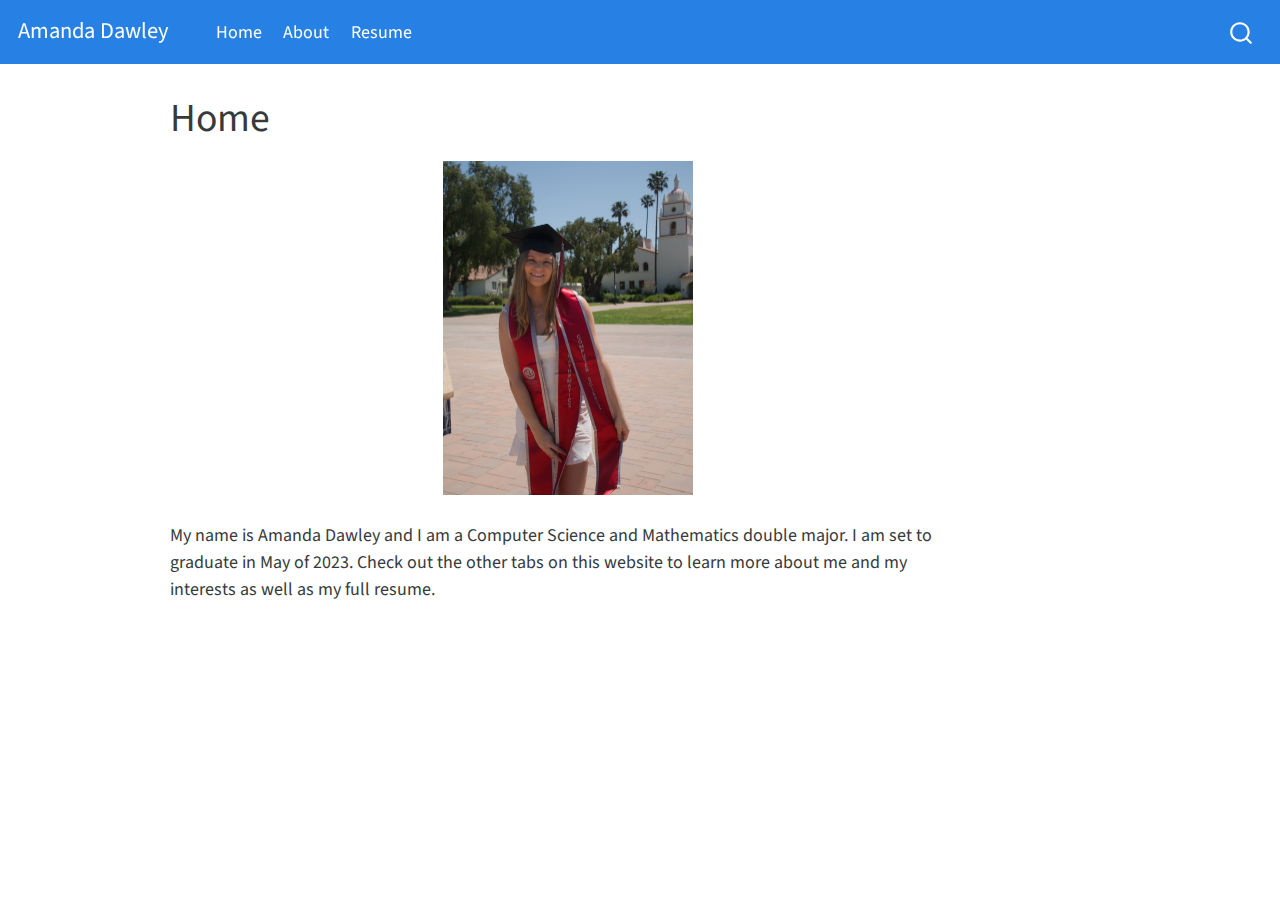
<file: docs/index.html>
<!DOCTYPE html>
<html xmlns="http://www.w3.org/1999/xhtml" lang="en" xml:lang="en"><head>

<meta charset="utf-8">
<meta name="generator" content="quarto-1.2.475">

<meta name="viewport" content="width=device-width, initial-scale=1.0, user-scalable=yes">


<title>Amanda Dawley - Home</title>
<style>
code{white-space: pre-wrap;}
span.smallcaps{font-variant: small-caps;}
div.columns{display: flex; gap: min(4vw, 1.5em);}
div.column{flex: auto; overflow-x: auto;}
div.hanging-indent{margin-left: 1.5em; text-indent: -1.5em;}
ul.task-list{list-style: none;}
ul.task-list li input[type="checkbox"] {
  width: 0.8em;
  margin: 0 0.8em 0.2em -1.6em;
  vertical-align: middle;
}
</style>


<script src="site_libs/quarto-nav/quarto-nav.js"></script>
<script src="site_libs/quarto-nav/headroom.min.js"></script>
<script src="site_libs/clipboard/clipboard.min.js"></script>
<script src="site_libs/quarto-search/autocomplete.umd.js"></script>
<script src="site_libs/quarto-search/fuse.min.js"></script>
<script src="site_libs/quarto-search/quarto-search.js"></script>
<meta name="quarto:offset" content="./">
<script src="site_libs/quarto-html/quarto.js"></script>
<script src="site_libs/quarto-html/popper.min.js"></script>
<script src="site_libs/quarto-html/tippy.umd.min.js"></script>
<script src="site_libs/quarto-html/anchor.min.js"></script>
<link href="site_libs/quarto-html/tippy.css" rel="stylesheet">
<link href="site_libs/quarto-html/quarto-syntax-highlighting.css" rel="stylesheet" id="quarto-text-highlighting-styles">
<script src="site_libs/bootstrap/bootstrap.min.js"></script>
<link href="site_libs/bootstrap/bootstrap-icons.css" rel="stylesheet">
<link href="site_libs/bootstrap/bootstrap.min.css" rel="stylesheet" id="quarto-bootstrap" data-mode="light">
<script id="quarto-search-options" type="application/json">{
  "location": "navbar",
  "copy-button": false,
  "collapse-after": 3,
  "panel-placement": "end",
  "type": "overlay",
  "limit": 20,
  "language": {
    "search-no-results-text": "No results",
    "search-matching-documents-text": "matching documents",
    "search-copy-link-title": "Copy link to search",
    "search-hide-matches-text": "Hide additional matches",
    "search-more-match-text": "more match in this document",
    "search-more-matches-text": "more matches in this document",
    "search-clear-button-title": "Clear",
    "search-detached-cancel-button-title": "Cancel",
    "search-submit-button-title": "Submit"
  }
}</script>


<link rel="stylesheet" href="styles.css">
</head>

<body class="nav-fixed">

<div id="quarto-search-results"></div>
  <header id="quarto-header" class="headroom fixed-top">
    <nav class="navbar navbar-expand-lg navbar-dark ">
      <div class="navbar-container container-fluid">
      <div class="navbar-brand-container">
    <a class="navbar-brand" href="./index.html">
    <span class="navbar-title">Amanda Dawley</span>
    </a>
  </div>
          <button class="navbar-toggler" type="button" data-bs-toggle="collapse" data-bs-target="#navbarCollapse" aria-controls="navbarCollapse" aria-expanded="false" aria-label="Toggle navigation" onclick="if (window.quartoToggleHeadroom) { window.quartoToggleHeadroom(); }">
  <span class="navbar-toggler-icon"></span>
</button>
          <div class="collapse navbar-collapse" id="navbarCollapse">
            <ul class="navbar-nav navbar-nav-scroll me-auto">
  <li class="nav-item">
    <a class="nav-link active" href="./index.html" aria-current="page">
 <span class="menu-text">Home</span></a>
  </li>  
  <li class="nav-item">
    <a class="nav-link" href="./about.html">
 <span class="menu-text">About</span></a>
  </li>  
  <li class="nav-item">
    <a class="nav-link" href="./resume.html">
 <span class="menu-text">Resume</span></a>
  </li>  
</ul>
              <div id="quarto-search" class="" title="Search"></div>
          </div> <!-- /navcollapse -->
      </div> <!-- /container-fluid -->
    </nav>
</header>
<!-- content -->
<div id="quarto-content" class="quarto-container page-columns page-rows-contents page-layout-article page-navbar">
<!-- sidebar -->
<!-- margin-sidebar -->
    <div id="quarto-margin-sidebar" class="sidebar margin-sidebar">
        
    </div>
<!-- main -->
<main class="content" id="quarto-document-content">

<header id="title-block-header" class="quarto-title-block default">
<div class="quarto-title">
<h1 class="title">Home</h1>
</div>



<div class="quarto-title-meta">

    
  
    
  </div>
  

</header>

<div class="quarto-figure quarto-figure-center">
<figure class="figure">
<p><img src="amanda.jpg" class="img-fluid figure-img" width="250"></p>
</figure>
</div>
<p>My name is Amanda Dawley and I am a Computer Science and Mathematics double major. I am set to graduate in May of 2023. Check out the other tabs on this website to learn more about me and my interests as well as my full resume.</p>



</main> <!-- /main -->
<script id="quarto-html-after-body" type="application/javascript">
window.document.addEventListener("DOMContentLoaded", function (event) {
  const toggleBodyColorMode = (bsSheetEl) => {
    const mode = bsSheetEl.getAttribute("data-mode");
    const bodyEl = window.document.querySelector("body");
    if (mode === "dark") {
      bodyEl.classList.add("quarto-dark");
      bodyEl.classList.remove("quarto-light");
    } else {
      bodyEl.classList.add("quarto-light");
      bodyEl.classList.remove("quarto-dark");
    }
  }
  const toggleBodyColorPrimary = () => {
    const bsSheetEl = window.document.querySelector("link#quarto-bootstrap");
    if (bsSheetEl) {
      toggleBodyColorMode(bsSheetEl);
    }
  }
  toggleBodyColorPrimary();  
  const icon = "";
  const anchorJS = new window.AnchorJS();
  anchorJS.options = {
    placement: 'right',
    icon: icon
  };
  anchorJS.add('.anchored');
  const clipboard = new window.ClipboardJS('.code-copy-button', {
    target: function(trigger) {
      return trigger.previousElementSibling;
    }
  });
  clipboard.on('success', function(e) {
    // button target
    const button = e.trigger;
    // don't keep focus
    button.blur();
    // flash "checked"
    button.classList.add('code-copy-button-checked');
    var currentTitle = button.getAttribute("title");
    button.setAttribute("title", "Copied!");
    let tooltip;
    if (window.bootstrap) {
      button.setAttribute("data-bs-toggle", "tooltip");
      button.setAttribute("data-bs-placement", "left");
      button.setAttribute("data-bs-title", "Copied!");
      tooltip = new bootstrap.Tooltip(button, 
        { trigger: "manual", 
          customClass: "code-copy-button-tooltip",
          offset: [0, -8]});
      tooltip.show();    
    }
    setTimeout(function() {
      if (tooltip) {
        tooltip.hide();
        button.removeAttribute("data-bs-title");
        button.removeAttribute("data-bs-toggle");
        button.removeAttribute("data-bs-placement");
      }
      button.setAttribute("title", currentTitle);
      button.classList.remove('code-copy-button-checked');
    }, 1000);
    // clear code selection
    e.clearSelection();
  });
  function tippyHover(el, contentFn) {
    const config = {
      allowHTML: true,
      content: contentFn,
      maxWidth: 500,
      delay: 100,
      arrow: false,
      appendTo: function(el) {
          return el.parentElement;
      },
      interactive: true,
      interactiveBorder: 10,
      theme: 'quarto',
      placement: 'bottom-start'
    };
    window.tippy(el, config); 
  }
  const noterefs = window.document.querySelectorAll('a[role="doc-noteref"]');
  for (var i=0; i<noterefs.length; i++) {
    const ref = noterefs[i];
    tippyHover(ref, function() {
      // use id or data attribute instead here
      let href = ref.getAttribute('data-footnote-href') || ref.getAttribute('href');
      try { href = new URL(href).hash; } catch {}
      const id = href.replace(/^#\/?/, "");
      const note = window.document.getElementById(id);
      return note.innerHTML;
    });
  }
  const findCites = (el) => {
    const parentEl = el.parentElement;
    if (parentEl) {
      const cites = parentEl.dataset.cites;
      if (cites) {
        return {
          el,
          cites: cites.split(' ')
        };
      } else {
        return findCites(el.parentElement)
      }
    } else {
      return undefined;
    }
  };
  var bibliorefs = window.document.querySelectorAll('a[role="doc-biblioref"]');
  for (var i=0; i<bibliorefs.length; i++) {
    const ref = bibliorefs[i];
    const citeInfo = findCites(ref);
    if (citeInfo) {
      tippyHover(citeInfo.el, function() {
        var popup = window.document.createElement('div');
        citeInfo.cites.forEach(function(cite) {
          var citeDiv = window.document.createElement('div');
          citeDiv.classList.add('hanging-indent');
          citeDiv.classList.add('csl-entry');
          var biblioDiv = window.document.getElementById('ref-' + cite);
          if (biblioDiv) {
            citeDiv.innerHTML = biblioDiv.innerHTML;
          }
          popup.appendChild(citeDiv);
        });
        return popup.innerHTML;
      });
    }
  }
});
</script>
</div> <!-- /content -->



</body></html>
</file>
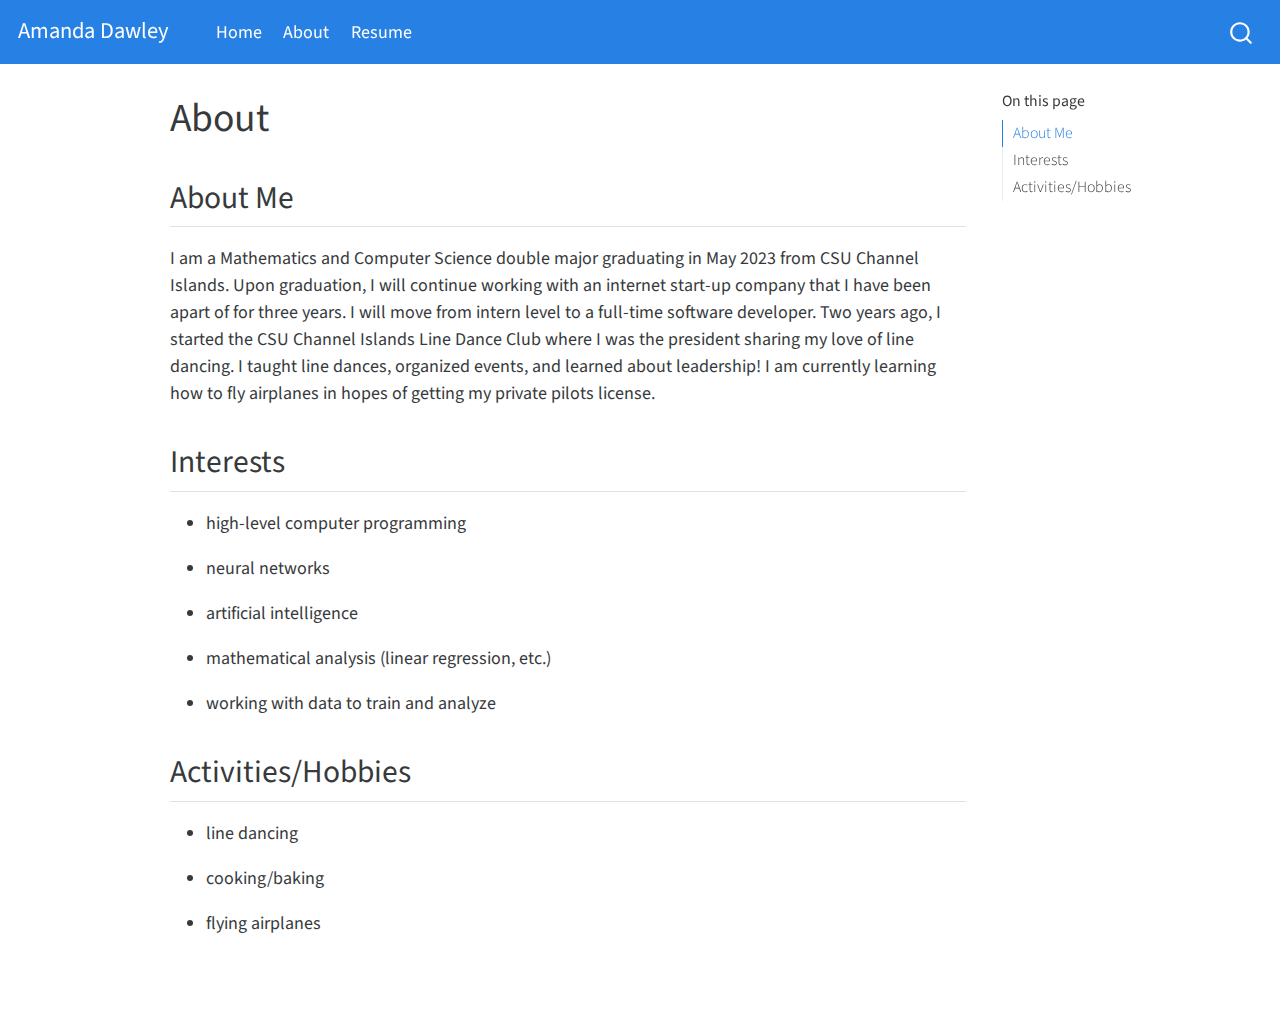
<file: docs/about.html>
<!DOCTYPE html>
<html xmlns="http://www.w3.org/1999/xhtml" lang="en" xml:lang="en"><head>

<meta charset="utf-8">
<meta name="generator" content="quarto-1.2.475">

<meta name="viewport" content="width=device-width, initial-scale=1.0, user-scalable=yes">


<title>Amanda Dawley - About</title>
<style>
code{white-space: pre-wrap;}
span.smallcaps{font-variant: small-caps;}
div.columns{display: flex; gap: min(4vw, 1.5em);}
div.column{flex: auto; overflow-x: auto;}
div.hanging-indent{margin-left: 1.5em; text-indent: -1.5em;}
ul.task-list{list-style: none;}
ul.task-list li input[type="checkbox"] {
  width: 0.8em;
  margin: 0 0.8em 0.2em -1.6em;
  vertical-align: middle;
}
</style>


<script src="site_libs/quarto-nav/quarto-nav.js"></script>
<script src="site_libs/quarto-nav/headroom.min.js"></script>
<script src="site_libs/clipboard/clipboard.min.js"></script>
<script src="site_libs/quarto-search/autocomplete.umd.js"></script>
<script src="site_libs/quarto-search/fuse.min.js"></script>
<script src="site_libs/quarto-search/quarto-search.js"></script>
<meta name="quarto:offset" content="./">
<script src="site_libs/quarto-html/quarto.js"></script>
<script src="site_libs/quarto-html/popper.min.js"></script>
<script src="site_libs/quarto-html/tippy.umd.min.js"></script>
<script src="site_libs/quarto-html/anchor.min.js"></script>
<link href="site_libs/quarto-html/tippy.css" rel="stylesheet">
<link href="site_libs/quarto-html/quarto-syntax-highlighting.css" rel="stylesheet" id="quarto-text-highlighting-styles">
<script src="site_libs/bootstrap/bootstrap.min.js"></script>
<link href="site_libs/bootstrap/bootstrap-icons.css" rel="stylesheet">
<link href="site_libs/bootstrap/bootstrap.min.css" rel="stylesheet" id="quarto-bootstrap" data-mode="light">
<script id="quarto-search-options" type="application/json">{
  "location": "navbar",
  "copy-button": false,
  "collapse-after": 3,
  "panel-placement": "end",
  "type": "overlay",
  "limit": 20,
  "language": {
    "search-no-results-text": "No results",
    "search-matching-documents-text": "matching documents",
    "search-copy-link-title": "Copy link to search",
    "search-hide-matches-text": "Hide additional matches",
    "search-more-match-text": "more match in this document",
    "search-more-matches-text": "more matches in this document",
    "search-clear-button-title": "Clear",
    "search-detached-cancel-button-title": "Cancel",
    "search-submit-button-title": "Submit"
  }
}</script>


<link rel="stylesheet" href="styles.css">
</head>

<body class="nav-fixed">

<div id="quarto-search-results"></div>
  <header id="quarto-header" class="headroom fixed-top">
    <nav class="navbar navbar-expand-lg navbar-dark ">
      <div class="navbar-container container-fluid">
      <div class="navbar-brand-container">
    <a class="navbar-brand" href="./index.html">
    <span class="navbar-title">Amanda Dawley</span>
    </a>
  </div>
          <button class="navbar-toggler" type="button" data-bs-toggle="collapse" data-bs-target="#navbarCollapse" aria-controls="navbarCollapse" aria-expanded="false" aria-label="Toggle navigation" onclick="if (window.quartoToggleHeadroom) { window.quartoToggleHeadroom(); }">
  <span class="navbar-toggler-icon"></span>
</button>
          <div class="collapse navbar-collapse" id="navbarCollapse">
            <ul class="navbar-nav navbar-nav-scroll me-auto">
  <li class="nav-item">
    <a class="nav-link" href="./index.html">
 <span class="menu-text">Home</span></a>
  </li>  
  <li class="nav-item">
    <a class="nav-link active" href="./about.html" aria-current="page">
 <span class="menu-text">About</span></a>
  </li>  
  <li class="nav-item">
    <a class="nav-link" href="./resume.html">
 <span class="menu-text">Resume</span></a>
  </li>  
</ul>
              <div id="quarto-search" class="" title="Search"></div>
          </div> <!-- /navcollapse -->
      </div> <!-- /container-fluid -->
    </nav>
</header>
<!-- content -->
<div id="quarto-content" class="quarto-container page-columns page-rows-contents page-layout-article page-navbar">
<!-- sidebar -->
<!-- margin-sidebar -->
    <div id="quarto-margin-sidebar" class="sidebar margin-sidebar">
        <nav id="TOC" role="doc-toc" class="toc-active">
    <h2 id="toc-title">On this page</h2>
   
  <ul>
  <li><a href="#about-me" id="toc-about-me" class="nav-link active" data-scroll-target="#about-me">About Me</a></li>
  <li><a href="#interests" id="toc-interests" class="nav-link" data-scroll-target="#interests">Interests</a></li>
  <li><a href="#activitieshobbies" id="toc-activitieshobbies" class="nav-link" data-scroll-target="#activitieshobbies">Activities/Hobbies</a></li>
  </ul>
</nav>
    </div>
<!-- main -->
<main class="content" id="quarto-document-content">

<header id="title-block-header" class="quarto-title-block default">
<div class="quarto-title">
<h1 class="title">About</h1>
</div>



<div class="quarto-title-meta">

    
  
    
  </div>
  

</header>

<section id="about-me" class="level2">
<h2 class="anchored" data-anchor-id="about-me">About Me</h2>
<p>I am a Mathematics and Computer Science double major graduating in May 2023 from CSU Channel Islands. Upon graduation, I will continue working with an internet start-up company that I have been apart of for three years. I will move from intern level to a full-time software developer. Two years ago, I started the CSU Channel Islands Line Dance Club where I was the president sharing my love of line dancing. I taught line dances, organized events, and learned about leadership! I am currently learning how to fly airplanes in hopes of getting my private pilots license.</p>
</section>
<section id="interests" class="level2">
<h2 class="anchored" data-anchor-id="interests">Interests</h2>
<ul>
<li><p>high-level computer programming</p></li>
<li><p>neural networks</p></li>
<li><p>artificial intelligence</p></li>
<li><p>mathematical analysis (linear regression, etc.)</p></li>
<li><p>working with data to train and analyze</p></li>
</ul>
</section>
<section id="activitieshobbies" class="level2">
<h2 class="anchored" data-anchor-id="activitieshobbies">Activities/Hobbies</h2>
<ul>
<li><p>line dancing</p></li>
<li><p>cooking/baking</p></li>
<li><p>flying airplanes</p></li>
</ul>


</section>

</main> <!-- /main -->
<script id="quarto-html-after-body" type="application/javascript">
window.document.addEventListener("DOMContentLoaded", function (event) {
  const toggleBodyColorMode = (bsSheetEl) => {
    const mode = bsSheetEl.getAttribute("data-mode");
    const bodyEl = window.document.querySelector("body");
    if (mode === "dark") {
      bodyEl.classList.add("quarto-dark");
      bodyEl.classList.remove("quarto-light");
    } else {
      bodyEl.classList.add("quarto-light");
      bodyEl.classList.remove("quarto-dark");
    }
  }
  const toggleBodyColorPrimary = () => {
    const bsSheetEl = window.document.querySelector("link#quarto-bootstrap");
    if (bsSheetEl) {
      toggleBodyColorMode(bsSheetEl);
    }
  }
  toggleBodyColorPrimary();  
  const icon = "";
  const anchorJS = new window.AnchorJS();
  anchorJS.options = {
    placement: 'right',
    icon: icon
  };
  anchorJS.add('.anchored');
  const clipboard = new window.ClipboardJS('.code-copy-button', {
    target: function(trigger) {
      return trigger.previousElementSibling;
    }
  });
  clipboard.on('success', function(e) {
    // button target
    const button = e.trigger;
    // don't keep focus
    button.blur();
    // flash "checked"
    button.classList.add('code-copy-button-checked');
    var currentTitle = button.getAttribute("title");
    button.setAttribute("title", "Copied!");
    let tooltip;
    if (window.bootstrap) {
      button.setAttribute("data-bs-toggle", "tooltip");
      button.setAttribute("data-bs-placement", "left");
      button.setAttribute("data-bs-title", "Copied!");
      tooltip = new bootstrap.Tooltip(button, 
        { trigger: "manual", 
          customClass: "code-copy-button-tooltip",
          offset: [0, -8]});
      tooltip.show();    
    }
    setTimeout(function() {
      if (tooltip) {
        tooltip.hide();
        button.removeAttribute("data-bs-title");
        button.removeAttribute("data-bs-toggle");
        button.removeAttribute("data-bs-placement");
      }
      button.setAttribute("title", currentTitle);
      button.classList.remove('code-copy-button-checked');
    }, 1000);
    // clear code selection
    e.clearSelection();
  });
  function tippyHover(el, contentFn) {
    const config = {
      allowHTML: true,
      content: contentFn,
      maxWidth: 500,
      delay: 100,
      arrow: false,
      appendTo: function(el) {
          return el.parentElement;
      },
      interactive: true,
      interactiveBorder: 10,
      theme: 'quarto',
      placement: 'bottom-start'
    };
    window.tippy(el, config); 
  }
  const noterefs = window.document.querySelectorAll('a[role="doc-noteref"]');
  for (var i=0; i<noterefs.length; i++) {
    const ref = noterefs[i];
    tippyHover(ref, function() {
      // use id or data attribute instead here
      let href = ref.getAttribute('data-footnote-href') || ref.getAttribute('href');
      try { href = new URL(href).hash; } catch {}
      const id = href.replace(/^#\/?/, "");
      const note = window.document.getElementById(id);
      return note.innerHTML;
    });
  }
  const findCites = (el) => {
    const parentEl = el.parentElement;
    if (parentEl) {
      const cites = parentEl.dataset.cites;
      if (cites) {
        return {
          el,
          cites: cites.split(' ')
        };
      } else {
        return findCites(el.parentElement)
      }
    } else {
      return undefined;
    }
  };
  var bibliorefs = window.document.querySelectorAll('a[role="doc-biblioref"]');
  for (var i=0; i<bibliorefs.length; i++) {
    const ref = bibliorefs[i];
    const citeInfo = findCites(ref);
    if (citeInfo) {
      tippyHover(citeInfo.el, function() {
        var popup = window.document.createElement('div');
        citeInfo.cites.forEach(function(cite) {
          var citeDiv = window.document.createElement('div');
          citeDiv.classList.add('hanging-indent');
          citeDiv.classList.add('csl-entry');
          var biblioDiv = window.document.getElementById('ref-' + cite);
          if (biblioDiv) {
            citeDiv.innerHTML = biblioDiv.innerHTML;
          }
          popup.appendChild(citeDiv);
        });
        return popup.innerHTML;
      });
    }
  }
});
</script>
</div> <!-- /content -->



</body></html>
</file>
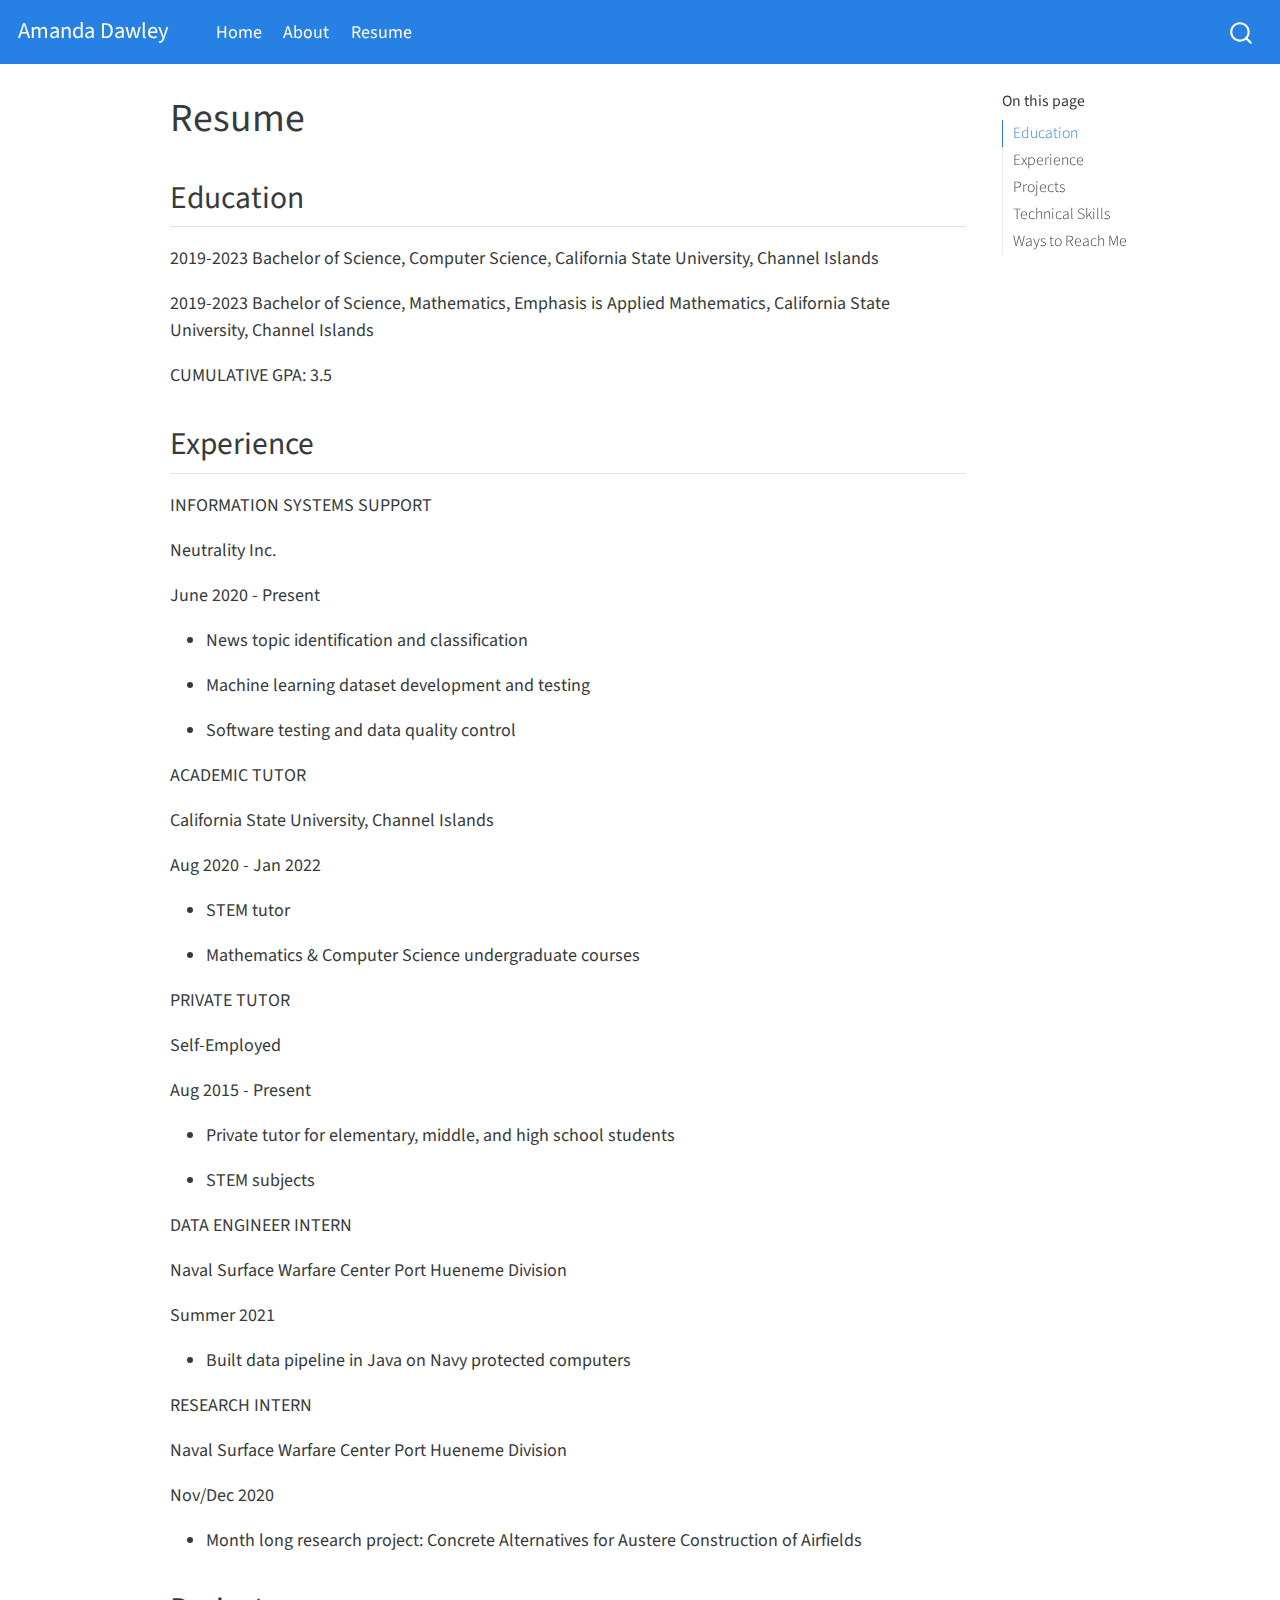
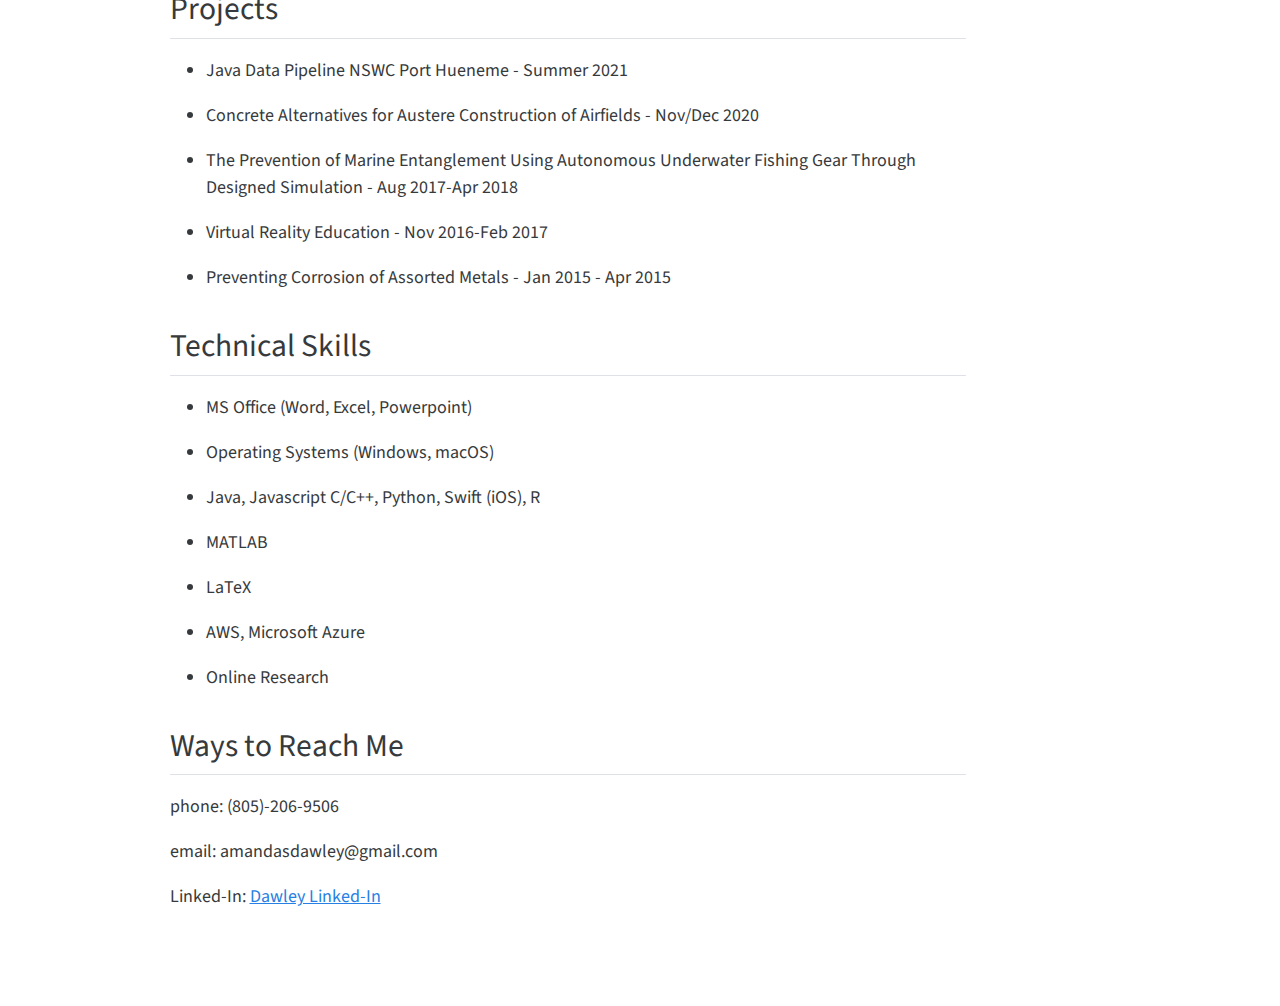
<file: docs/resume.html>
<!DOCTYPE html>
<html xmlns="http://www.w3.org/1999/xhtml" lang="en" xml:lang="en"><head>

<meta charset="utf-8">
<meta name="generator" content="quarto-1.2.475">

<meta name="viewport" content="width=device-width, initial-scale=1.0, user-scalable=yes">


<title>Amanda Dawley - Resume</title>
<style>
code{white-space: pre-wrap;}
span.smallcaps{font-variant: small-caps;}
div.columns{display: flex; gap: min(4vw, 1.5em);}
div.column{flex: auto; overflow-x: auto;}
div.hanging-indent{margin-left: 1.5em; text-indent: -1.5em;}
ul.task-list{list-style: none;}
ul.task-list li input[type="checkbox"] {
  width: 0.8em;
  margin: 0 0.8em 0.2em -1.6em;
  vertical-align: middle;
}
</style>


<script src="site_libs/quarto-nav/quarto-nav.js"></script>
<script src="site_libs/quarto-nav/headroom.min.js"></script>
<script src="site_libs/clipboard/clipboard.min.js"></script>
<script src="site_libs/quarto-search/autocomplete.umd.js"></script>
<script src="site_libs/quarto-search/fuse.min.js"></script>
<script src="site_libs/quarto-search/quarto-search.js"></script>
<meta name="quarto:offset" content="./">
<script src="site_libs/quarto-html/quarto.js"></script>
<script src="site_libs/quarto-html/popper.min.js"></script>
<script src="site_libs/quarto-html/tippy.umd.min.js"></script>
<script src="site_libs/quarto-html/anchor.min.js"></script>
<link href="site_libs/quarto-html/tippy.css" rel="stylesheet">
<link href="site_libs/quarto-html/quarto-syntax-highlighting.css" rel="stylesheet" id="quarto-text-highlighting-styles">
<script src="site_libs/bootstrap/bootstrap.min.js"></script>
<link href="site_libs/bootstrap/bootstrap-icons.css" rel="stylesheet">
<link href="site_libs/bootstrap/bootstrap.min.css" rel="stylesheet" id="quarto-bootstrap" data-mode="light">
<script id="quarto-search-options" type="application/json">{
  "location": "navbar",
  "copy-button": false,
  "collapse-after": 3,
  "panel-placement": "end",
  "type": "overlay",
  "limit": 20,
  "language": {
    "search-no-results-text": "No results",
    "search-matching-documents-text": "matching documents",
    "search-copy-link-title": "Copy link to search",
    "search-hide-matches-text": "Hide additional matches",
    "search-more-match-text": "more match in this document",
    "search-more-matches-text": "more matches in this document",
    "search-clear-button-title": "Clear",
    "search-detached-cancel-button-title": "Cancel",
    "search-submit-button-title": "Submit"
  }
}</script>


<link rel="stylesheet" href="styles.css">
</head>

<body class="nav-fixed">

<div id="quarto-search-results"></div>
  <header id="quarto-header" class="headroom fixed-top">
    <nav class="navbar navbar-expand-lg navbar-dark ">
      <div class="navbar-container container-fluid">
      <div class="navbar-brand-container">
    <a class="navbar-brand" href="./index.html">
    <span class="navbar-title">Amanda Dawley</span>
    </a>
  </div>
          <button class="navbar-toggler" type="button" data-bs-toggle="collapse" data-bs-target="#navbarCollapse" aria-controls="navbarCollapse" aria-expanded="false" aria-label="Toggle navigation" onclick="if (window.quartoToggleHeadroom) { window.quartoToggleHeadroom(); }">
  <span class="navbar-toggler-icon"></span>
</button>
          <div class="collapse navbar-collapse" id="navbarCollapse">
            <ul class="navbar-nav navbar-nav-scroll me-auto">
  <li class="nav-item">
    <a class="nav-link" href="./index.html">
 <span class="menu-text">Home</span></a>
  </li>  
  <li class="nav-item">
    <a class="nav-link" href="./about.html">
 <span class="menu-text">About</span></a>
  </li>  
  <li class="nav-item">
    <a class="nav-link active" href="./resume.html" aria-current="page">
 <span class="menu-text">Resume</span></a>
  </li>  
</ul>
              <div id="quarto-search" class="" title="Search"></div>
          </div> <!-- /navcollapse -->
      </div> <!-- /container-fluid -->
    </nav>
</header>
<!-- content -->
<div id="quarto-content" class="quarto-container page-columns page-rows-contents page-layout-article page-navbar">
<!-- sidebar -->
<!-- margin-sidebar -->
    <div id="quarto-margin-sidebar" class="sidebar margin-sidebar">
        <nav id="TOC" role="doc-toc" class="toc-active">
    <h2 id="toc-title">On this page</h2>
   
  <ul>
  <li><a href="#education" id="toc-education" class="nav-link active" data-scroll-target="#education">Education</a></li>
  <li><a href="#experience" id="toc-experience" class="nav-link" data-scroll-target="#experience">Experience</a></li>
  <li><a href="#projects" id="toc-projects" class="nav-link" data-scroll-target="#projects">Projects</a></li>
  <li><a href="#technical-skills" id="toc-technical-skills" class="nav-link" data-scroll-target="#technical-skills">Technical Skills</a></li>
  <li><a href="#ways-to-reach-me" id="toc-ways-to-reach-me" class="nav-link" data-scroll-target="#ways-to-reach-me">Ways to Reach Me</a></li>
  </ul>
</nav>
    </div>
<!-- main -->
<main class="content" id="quarto-document-content">

<header id="title-block-header" class="quarto-title-block default">
<div class="quarto-title">
<h1 class="title">Resume</h1>
</div>



<div class="quarto-title-meta">

    
  
    
  </div>
  

</header>

<section id="education" class="level2">
<h2 class="anchored" data-anchor-id="education">Education</h2>
<p>2019-2023 Bachelor of Science, Computer Science, California State University, Channel Islands</p>
<p>2019-2023 Bachelor of Science, Mathematics, Emphasis is Applied Mathematics, California State University, Channel Islands</p>
<p>CUMULATIVE GPA: 3.5</p>
</section>
<section id="experience" class="level2">
<h2 class="anchored" data-anchor-id="experience">Experience</h2>
<p>INFORMATION SYSTEMS SUPPORT</p>
<p>Neutrality Inc.</p>
<p>June 2020 - Present</p>
<ul>
<li><p>News topic identification and classification</p></li>
<li><p>Machine learning dataset development and testing</p></li>
<li><p>Software testing and data quality control</p></li>
</ul>
<p>ACADEMIC TUTOR</p>
<p>California State University, Channel Islands</p>
<p>Aug 2020 - Jan 2022</p>
<ul>
<li><p>STEM tutor</p></li>
<li><p>Mathematics &amp; Computer Science undergraduate courses</p></li>
</ul>
<p>PRIVATE TUTOR</p>
<p>Self-Employed</p>
<p>Aug 2015 - Present</p>
<ul>
<li><p>Private tutor for elementary, middle, and high school students</p></li>
<li><p>STEM subjects</p></li>
</ul>
<p>DATA ENGINEER INTERN</p>
<p>Naval Surface Warfare Center Port Hueneme Division</p>
<p>Summer 2021</p>
<ul>
<li>Built data pipeline in Java on Navy protected computers</li>
</ul>
<p>RESEARCH INTERN</p>
<p>Naval Surface Warfare Center Port Hueneme Division</p>
<p>Nov/Dec 2020</p>
<ul>
<li>Month long research project: Concrete Alternatives for Austere Construction of Airfields</li>
</ul>
</section>
<section id="projects" class="level2">
<h2 class="anchored" data-anchor-id="projects">Projects</h2>
<ul>
<li><p>Java Data Pipeline NSWC Port Hueneme - Summer 2021</p></li>
<li><p>Concrete Alternatives for Austere Construction of Airfields - Nov/Dec 2020</p></li>
<li><p>The Prevention of Marine Entanglement Using Autonomous Underwater Fishing Gear Through Designed Simulation - Aug 2017-Apr 2018</p></li>
<li><p>Virtual Reality Education - Nov 2016-Feb 2017</p></li>
<li><p>Preventing Corrosion of Assorted Metals - Jan 2015 - Apr 2015</p></li>
</ul>
</section>
<section id="technical-skills" class="level2">
<h2 class="anchored" data-anchor-id="technical-skills">Technical Skills</h2>
<ul>
<li><p>MS Office (Word, Excel, Powerpoint)</p></li>
<li><p>Operating Systems (Windows, macOS)</p></li>
<li><p>Java, Javascript C/C++, Python, Swift (iOS), R</p></li>
<li><p>MATLAB</p></li>
<li><p>LaTeX</p></li>
<li><p>AWS, Microsoft Azure</p></li>
<li><p>Online Research</p></li>
</ul>
</section>
<section id="ways-to-reach-me" class="level2">
<h2 class="anchored" data-anchor-id="ways-to-reach-me">Ways to Reach Me</h2>
<p>phone: (805)-206-9506</p>
<p>email: amandasdawley@gmail.com</p>
<p>Linked-In: <a href="https://www.linkedin.com/in/amanda-dawley-67821413b/">Dawley Linked-In</a></p>


</section>

</main> <!-- /main -->
<script id="quarto-html-after-body" type="application/javascript">
window.document.addEventListener("DOMContentLoaded", function (event) {
  const toggleBodyColorMode = (bsSheetEl) => {
    const mode = bsSheetEl.getAttribute("data-mode");
    const bodyEl = window.document.querySelector("body");
    if (mode === "dark") {
      bodyEl.classList.add("quarto-dark");
      bodyEl.classList.remove("quarto-light");
    } else {
      bodyEl.classList.add("quarto-light");
      bodyEl.classList.remove("quarto-dark");
    }
  }
  const toggleBodyColorPrimary = () => {
    const bsSheetEl = window.document.querySelector("link#quarto-bootstrap");
    if (bsSheetEl) {
      toggleBodyColorMode(bsSheetEl);
    }
  }
  toggleBodyColorPrimary();  
  const icon = "";
  const anchorJS = new window.AnchorJS();
  anchorJS.options = {
    placement: 'right',
    icon: icon
  };
  anchorJS.add('.anchored');
  const clipboard = new window.ClipboardJS('.code-copy-button', {
    target: function(trigger) {
      return trigger.previousElementSibling;
    }
  });
  clipboard.on('success', function(e) {
    // button target
    const button = e.trigger;
    // don't keep focus
    button.blur();
    // flash "checked"
    button.classList.add('code-copy-button-checked');
    var currentTitle = button.getAttribute("title");
    button.setAttribute("title", "Copied!");
    let tooltip;
    if (window.bootstrap) {
      button.setAttribute("data-bs-toggle", "tooltip");
      button.setAttribute("data-bs-placement", "left");
      button.setAttribute("data-bs-title", "Copied!");
      tooltip = new bootstrap.Tooltip(button, 
        { trigger: "manual", 
          customClass: "code-copy-button-tooltip",
          offset: [0, -8]});
      tooltip.show();    
    }
    setTimeout(function() {
      if (tooltip) {
        tooltip.hide();
        button.removeAttribute("data-bs-title");
        button.removeAttribute("data-bs-toggle");
        button.removeAttribute("data-bs-placement");
      }
      button.setAttribute("title", currentTitle);
      button.classList.remove('code-copy-button-checked');
    }, 1000);
    // clear code selection
    e.clearSelection();
  });
  function tippyHover(el, contentFn) {
    const config = {
      allowHTML: true,
      content: contentFn,
      maxWidth: 500,
      delay: 100,
      arrow: false,
      appendTo: function(el) {
          return el.parentElement;
      },
      interactive: true,
      interactiveBorder: 10,
      theme: 'quarto',
      placement: 'bottom-start'
    };
    window.tippy(el, config); 
  }
  const noterefs = window.document.querySelectorAll('a[role="doc-noteref"]');
  for (var i=0; i<noterefs.length; i++) {
    const ref = noterefs[i];
    tippyHover(ref, function() {
      // use id or data attribute instead here
      let href = ref.getAttribute('data-footnote-href') || ref.getAttribute('href');
      try { href = new URL(href).hash; } catch {}
      const id = href.replace(/^#\/?/, "");
      const note = window.document.getElementById(id);
      return note.innerHTML;
    });
  }
  const findCites = (el) => {
    const parentEl = el.parentElement;
    if (parentEl) {
      const cites = parentEl.dataset.cites;
      if (cites) {
        return {
          el,
          cites: cites.split(' ')
        };
      } else {
        return findCites(el.parentElement)
      }
    } else {
      return undefined;
    }
  };
  var bibliorefs = window.document.querySelectorAll('a[role="doc-biblioref"]');
  for (var i=0; i<bibliorefs.length; i++) {
    const ref = bibliorefs[i];
    const citeInfo = findCites(ref);
    if (citeInfo) {
      tippyHover(citeInfo.el, function() {
        var popup = window.document.createElement('div');
        citeInfo.cites.forEach(function(cite) {
          var citeDiv = window.document.createElement('div');
          citeDiv.classList.add('hanging-indent');
          citeDiv.classList.add('csl-entry');
          var biblioDiv = window.document.getElementById('ref-' + cite);
          if (biblioDiv) {
            citeDiv.innerHTML = biblioDiv.innerHTML;
          }
          popup.appendChild(citeDiv);
        });
        return popup.innerHTML;
      });
    }
  }
});
</script>
</div> <!-- /content -->



</body></html>
</file>
<file: docs/site_libs/quarto-html/tippy.css>
.tippy-box[data-animation=fade][data-state=hidden]{opacity:0}[data-tippy-root]{max-width:calc(100vw - 10px)}.tippy-box{position:relative;background-color:#333;color:#fff;border-radius:4px;font-size:14px;line-height:1.4;white-space:normal;outline:0;transition-property:transform,visibility,opacity}.tippy-box[data-placement^=top]>.tippy-arrow{bottom:0}.tippy-box[data-placement^=top]>.tippy-arrow:before{bottom:-7px;left:0;border-width:8px 8px 0;border-top-color:initial;transform-origin:center top}.tippy-box[data-placement^=bottom]>.tippy-arrow{top:0}.tippy-box[data-placement^=bottom]>.tippy-arrow:before{top:-7px;left:0;border-width:0 8px 8px;border-bottom-color:initial;transform-origin:center bottom}.tippy-box[data-placement^=left]>.tippy-arrow{right:0}.tippy-box[data-placement^=left]>.tippy-arrow:before{border-width:8px 0 8px 8px;border-left-color:initial;right:-7px;transform-origin:center left}.tippy-box[data-placement^=right]>.tippy-arrow{left:0}.tippy-box[data-placement^=right]>.tippy-arrow:before{left:-7px;border-width:8px 8px 8px 0;border-right-color:initial;transform-origin:center right}.tippy-box[data-inertia][data-state=visible]{transition-timing-function:cubic-bezier(.54,1.5,.38,1.11)}.tippy-arrow{width:16px;height:16px;color:#333}.tippy-arrow:before{content:"";position:absolute;border-color:transparent;border-style:solid}.tippy-content{position:relative;padding:5px 9px;z-index:1}
</file>
<file: docs/site_libs/quarto-html/quarto-syntax-highlighting.css>
/* quarto syntax highlight colors */
:root {
  --quarto-hl-ot-color: #003B4F;
  --quarto-hl-at-color: #657422;
  --quarto-hl-ss-color: #20794D;
  --quarto-hl-an-color: #5E5E5E;
  --quarto-hl-fu-color: #4758AB;
  --quarto-hl-st-color: #20794D;
  --quarto-hl-cf-color: #003B4F;
  --quarto-hl-op-color: #5E5E5E;
  --quarto-hl-er-color: #AD0000;
  --quarto-hl-bn-color: #AD0000;
  --quarto-hl-al-color: #AD0000;
  --quarto-hl-va-color: #111111;
  --quarto-hl-bu-color: inherit;
  --quarto-hl-ex-color: inherit;
  --quarto-hl-pp-color: #AD0000;
  --quarto-hl-in-color: #5E5E5E;
  --quarto-hl-vs-color: #20794D;
  --quarto-hl-wa-color: #5E5E5E;
  --quarto-hl-do-color: #5E5E5E;
  --quarto-hl-im-color: #00769E;
  --quarto-hl-ch-color: #20794D;
  --quarto-hl-dt-color: #AD0000;
  --quarto-hl-fl-color: #AD0000;
  --quarto-hl-co-color: #5E5E5E;
  --quarto-hl-cv-color: #5E5E5E;
  --quarto-hl-cn-color: #8f5902;
  --quarto-hl-sc-color: #5E5E5E;
  --quarto-hl-dv-color: #AD0000;
  --quarto-hl-kw-color: #003B4F;
}

/* other quarto variables */
:root {
  --quarto-font-monospace: SFMono-Regular, Menlo, Monaco, Consolas, "Liberation Mono", "Courier New", monospace;
}

pre > code.sourceCode > span {
  color: #003B4F;
}

code span {
  color: #003B4F;
}

code.sourceCode > span {
  color: #003B4F;
}

div.sourceCode,
div.sourceCode pre.sourceCode {
  color: #003B4F;
}

code span.ot {
  color: #003B4F;
}

code span.at {
  color: #657422;
}

code span.ss {
  color: #20794D;
}

code span.an {
  color: #5E5E5E;
}

code span.fu {
  color: #4758AB;
}

code span.st {
  color: #20794D;
}

code span.cf {
  color: #003B4F;
}

code span.op {
  color: #5E5E5E;
}

code span.er {
  color: #AD0000;
}

code span.bn {
  color: #AD0000;
}

code span.al {
  color: #AD0000;
}

code span.va {
  color: #111111;
}

code span.pp {
  color: #AD0000;
}

code span.in {
  color: #5E5E5E;
}

code span.vs {
  color: #20794D;
}

code span.wa {
  color: #5E5E5E;
  font-style: italic;
}

code span.do {
  color: #5E5E5E;
  font-style: italic;
}

code span.im {
  color: #00769E;
}

code span.ch {
  color: #20794D;
}

code span.dt {
  color: #AD0000;
}

code span.fl {
  color: #AD0000;
}

code span.co {
  color: #5E5E5E;
}

code span.cv {
  color: #5E5E5E;
  font-style: italic;
}

code span.cn {
  color: #8f5902;
}

code span.sc {
  color: #5E5E5E;
}

code span.dv {
  color: #AD0000;
}

code span.kw {
  color: #003B4F;
}

.prevent-inlining {
  content: "</";
}

/*# sourceMappingURL=debc5d5d77c3f9108843748ff7464032.css.map */
</file>
<file: docs/styles.css>
/* css styles */
</file>
